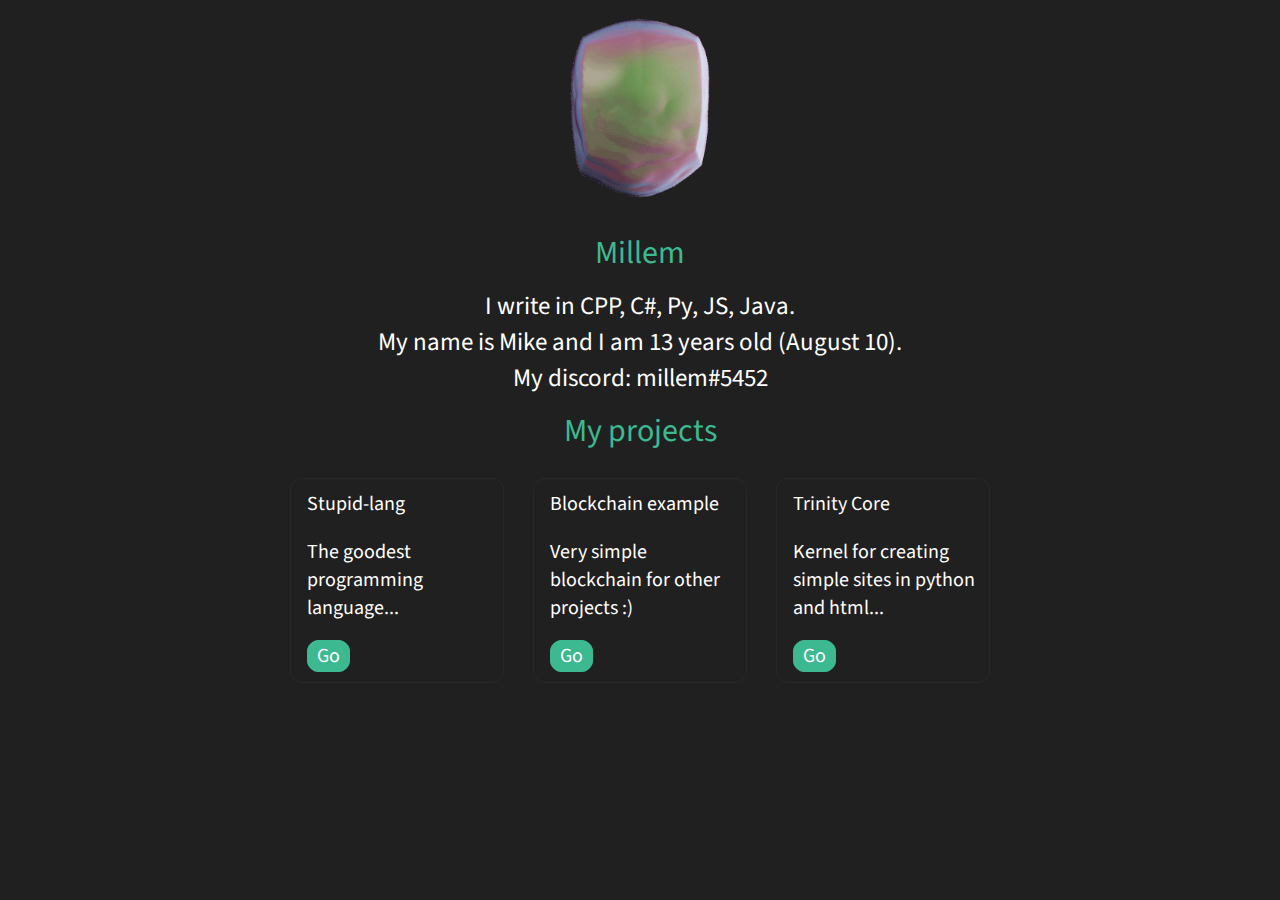
<file: index.html>
<!DOCTYPE html>
<html lang="en">
<head>
    <meta charset="UTF-8">
    <meta http-equiv="X-UA-Compatible" content="IE=edge">
    <meta name="viewport" content="width=device-width, initial-scale=1.0">
    <title>Millem site</title>
    <link rel="stylesheet" href="./index.css">
    <link rel="preconnect" href="https://fonts.googleapis.com">
    <link rel="preconnect" href="https://fonts.gstatic.com" crossorigin>
    <link href="https://fonts.googleapis.com/css2?family=Source+Sans+Pro&family=VT323&display=swap" rel="stylesheet">
</head>
<body>
    <div class="box-inline">
        <div class="box-image-inline">
            <img src="./spinning3.gif" alt="Spinning face" width="200" height="200" id="spinning">
        </div>
        <div class="box-name">Millem</div>
        <div class="box-text-inline">
            I write in CPP, C#, Py, JS, Java.
            <br>
            My name is Mike and I am 13 years old (August 10).
            <br>
            My discord: millem#5452
        </div>
        <div class="box-name">My projects</div>
        <div class="prj-box">
            <p class="prj-name">Stupid-lang</p>
            <p class="prj-desc">The goodest programming language...</p>
            <a class="prj-gosi" href="https://github.com/Millem1337/stupid-lang">Go</a>
        </div>
        <div class="prj-box">
            <p class="prj-name">Blockchain example</p>
            <p class="prj-desc">Very simple blockchain for other projects :)</p>
            <a class="prj-gosi" href="https://github.com/Millem1337/blockchain-expample">Go</a>
        </div>
        <div class="prj-box">
            <p class="prj-name">Trinity Core</p>
            <p class="prj-desc">Kernel for creating simple sites in python and html...</p>
            <a class="prj-gosi" href="https://github.com/Millem1337/trinity-core">Go</a>
        </div>
    </div>

    <script src="./script.js"></script>    
</body>
</html>
</file>
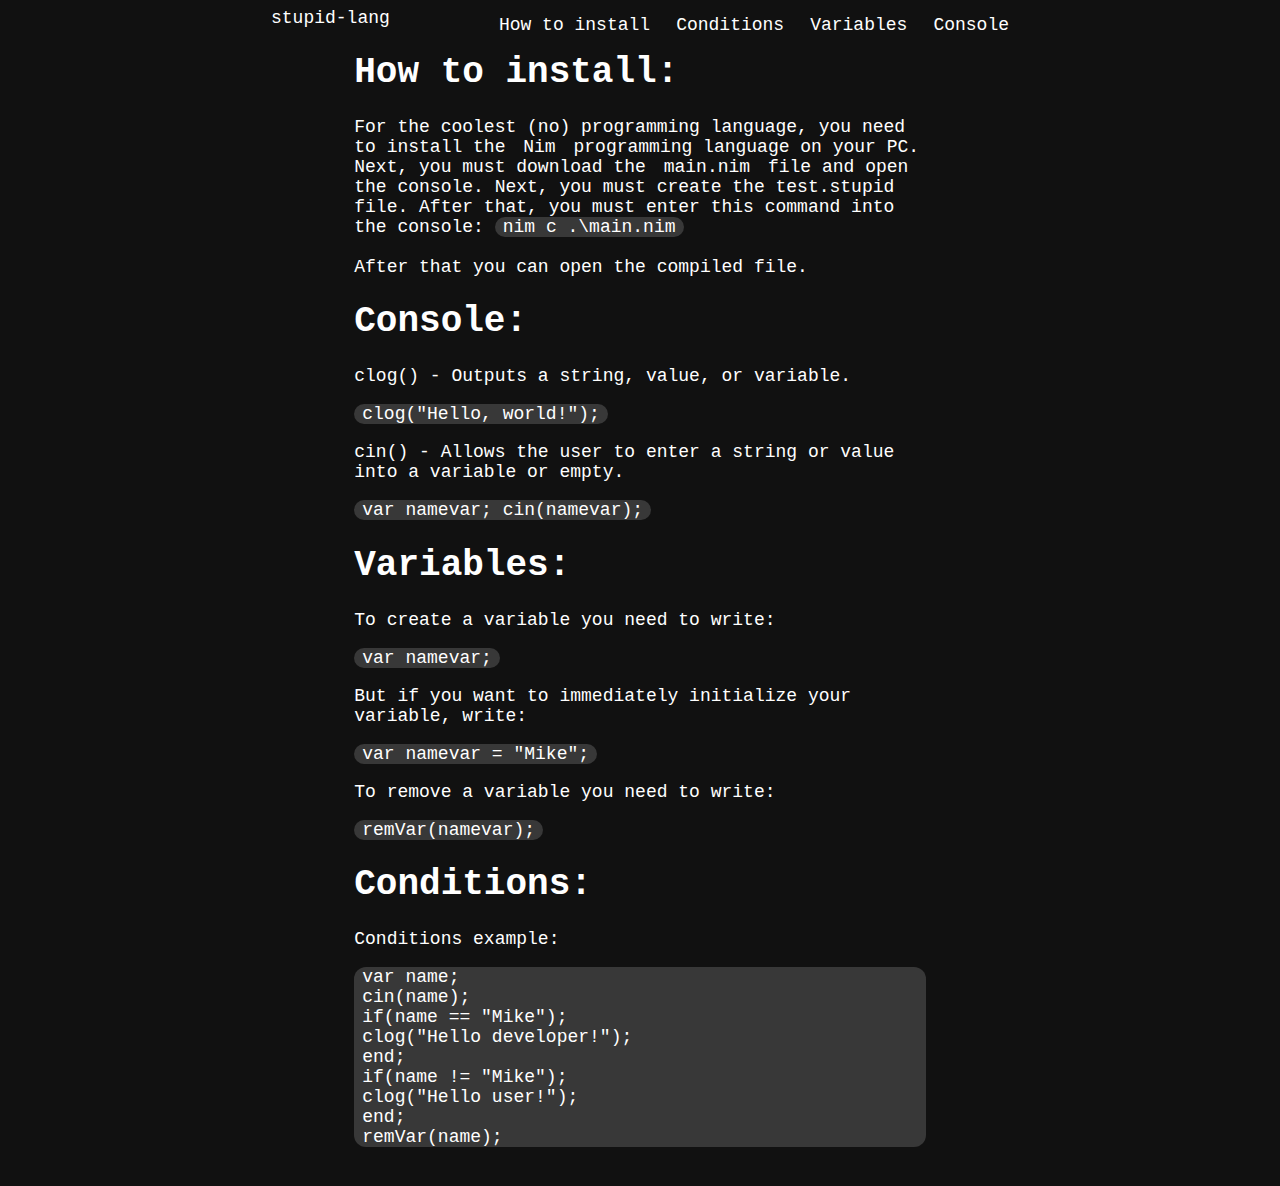
<file: stupid-docs.html>
<!DOCTYPE html>
<html lang="en">
<head>
    <meta charset="UTF-8">
    <meta http-equiv="X-UA-Compatible" content="IE=edge">
    <meta name="viewport" content="width=device-width, initial-scale=1.0">
    <title>Stupid docs</title>
</head>
<style>
    .code{
        background-color: rgb(56, 56, 56);
        color: white;
        border-radius: 12px;
        padding: 0px 8px;
    }

    a{
        color: white;
        transition: .3s;
        padding: 7px;
        border-radius: 12px;
        text-decoration:double;
    }

    a:hover{
        background-color: rgb(56, 56, 56);
    }
</style>
<body style="padding: 0 20%;font-family: monospace; font-size: 18px; background-color: #111111; color: white">
    <nav>
        <a href="https://github.com/Millem1337/stupid-lang">stupid-lang</a>
        <a href="#console" style="float: right;">Console</a>
        <a href="#vars" style="margin-right: 12px;float: right;">Variables</a>
        <a href="#conditions" style="margin-right: 12px;float: right;">Conditions</a>
        <a href="#h2i" style="margin-right: 12px; float: right;">How to install</a>
    </nav>
    <div style="padding: 0 12%;">
        <h1 id="h2i">How to install:</h1>
        <div><p style="text-align: centre;">For the coolest (no) programming language, you need to install the <a href="https://nim-lang.org">Nim</a> programming language on your PC.
            Next, you must download the <a href="https://github.com/Millem1337/stupid-lang">main.nim</a> file and open the console. Next, you must create the test.stupid file. After that, you must enter this command into the console: <span class="code">nim c .\main.nim</span>
            <br>
            <br>
            After that you can open the compiled file.</p>
        </div>
        <h1 id="console">Console:</h1>
        <div>
            <p>clog() - Outputs a string, value, or variable.</p>
            <p><span class="code">clog("Hello, world!");</span></p>
            <p>cin() - Allows the user to enter a string or value into a variable or empty.</p>
            <p><span class="code">var namevar; cin(namevar);</span></p>
        </div>
        <h1 id="vars">Variables:</h1>
        <div>
            <p>To create a variable you need to write:</p>
            <p><span class="code">var namevar;</span></p>
            <p>But if you want to immediately initialize your variable, write:</p>
            <p><span class="code">var namevar = "Mike";</span></p>
            <p>To remove a variable you need to write:</p>
            <p><span class="code">remVar(namevar);</span></p>
        </div>
        <h1 id="conditions">Conditions:</h1>
        <div>
            <p>Conditions example:</p>
            <div class="code">
                var name;
                <br>
                cin(name);
                <br>
                if(name == "Mike");
                <br>   
                    clog("Hello developer!");
                <br>
                end;
                <br>
                if(name != "Mike");
                <br>
                    clog("Hello user!");
                <br>
                end;
                <br>
                remVar(name);
            </div>
        </div>
    </div>
</body>
</html>
</file>
<file: index.css>
body{
    text-align: center;
    padding: 0% 20%;
    background-color: rgb(32, 32, 32);
    color: white;
    font-family: 'Source Sans Pro', sans-serif;
    font-size: 25px;
}

.box-image-inline .box-text-inline{
    position: relative;
}

.box-name{
    color: rgb(60, 185, 145);
    font-size: xx-large;
    margin-top: 12px;
    margin-bottom: 12px;
}

.prj-box{
    text-align: left;
    font-size: 20px;
    border-style: solid;
    border-radius: 12px;
    border-width: 1px;
    border-color: rgb(40, 40, 40);
    padding: 6px;
    margin: 12px;
    width: 200px;
    padding-bottom: 12px;
    display: inline-block;
}

.prj-box p,a{
    margin-left: 10px;
}

.prj-name{
    margin-top: 5px;
}

.prj-gosi{
    text-decoration: none;
    color: white;
    background-color: rgb(60, 185, 145);
    border-style: solid;
    border-radius: 12px;
    border-width: 1px;
    border-color:rgb(60, 185, 145);
    padding-left: 9px;
    padding-right: 9px;
    padding-bottom: 1px;
    padding-top: 1px;
    transition: .3s;
}

.prj-gosi:hover{
    border-color: rgb(43, 124, 98);
    background-color: rgb(43, 124, 98);
}
</file>
